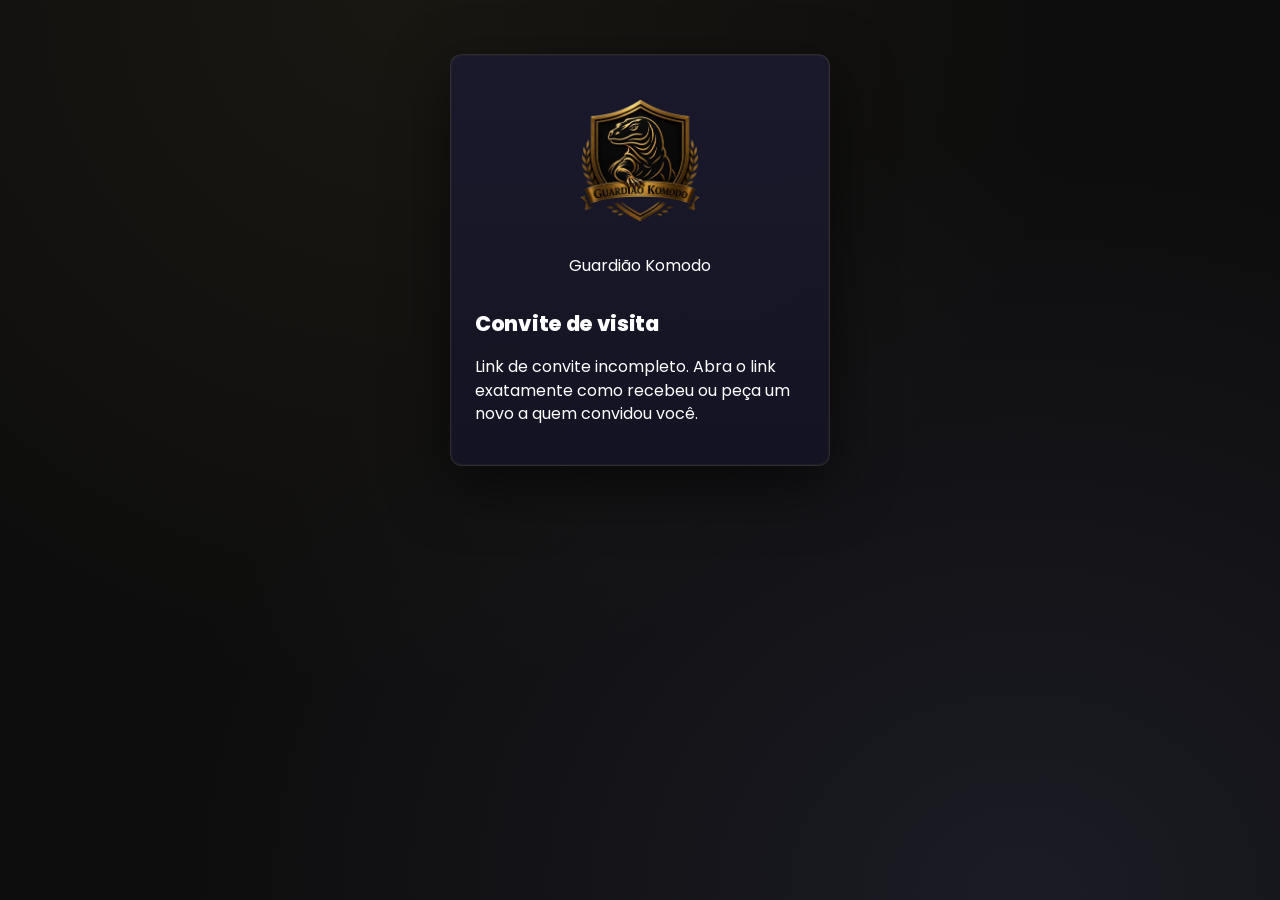
<file: convite.html>
<!DOCTYPE html>
<html lang="pt-BR">
<head>
  <meta charset="UTF-8"><meta name="viewport" content="width=device-width, initial-scale=1.0">
  <meta name="robots" content="noindex, nofollow">
  <title>Guardião Komodo - Convite de visita</title>
  <link rel="icon" href="/assets/favicon-64.png" type="image/png" sizes="64x64">
  <link rel="stylesheet" href="src/ui/styles/auth.css">
  <link rel="stylesheet" href="src/ui/styles/kac-theme.css">
  <link rel="stylesheet" href="src/ui/styles/kac-brand.css">
</head>
<body>
  <main class="auth-card inv-public" id="invMain" aria-labelledby="invTitle">
    <div class="auth-brand"><img src="assets/brand/guardiao-komodo-logo-256.webp" alt="" width="96" height="98"><p class="auth-brand-name">Guardião Komodo</p></div>
    <h1 id="invTitle" tabindex="-1">Convite de visita</h1>
    <p id="invStatus" class="inv-status" role="status" aria-live="polite">Carregando o convite...</p>
    <section id="invDetails" class="inv-details" hidden aria-label="Dados do convite">
      <dl class="inv-dl">
        <div id="invRowEmpresa"><dt>Local</dt><dd id="invEmpresa"></dd></div>
        <div id="invRowAnfitriao"><dt>Quem recebe</dt><dd id="invAnfitriao"></dd></div>
        <div id="invRowUnidade"><dt>Destino</dt><dd id="invUnidade"></dd></div>
        <div><dt>Quando</dt><dd id="invQuando"></dd></div>
      </dl>
    </section>
    <form id="invForm" class="inv-form" hidden novalidate aria-describedby="invFormHint">
      <p id="invFormHint" class="hint">Preencha para deixar a sua entrada pré-cadastrada. Não precisa criar conta.</p>
      <label for="invNome">Nome completo</label>
      <input type="text" id="invNome" name="nome" class="form-control" autocomplete="name" maxlength="120" required aria-required="true" aria-describedby="invNomeErr">
      <p id="invNomeErr" class="inv-err" role="alert"></p>
      <label for="invPlaca">Placa do veículo <span class="hint">(opcional)</span></label>
      <input type="text" id="invPlaca" name="placa" class="form-control" autocomplete="off" autocapitalize="characters" maxlength="10" placeholder="ABC1D23">
      <div class="inv-hp" aria-hidden="true"><label for="invSite">Não preencha</label><input type="text" id="invSite" name="website" tabindex="-1" autocomplete="off"></div>
      <div class="inv-lgpd">
        <p><strong>Privacidade:</strong> o local usa o seu nome e a placa (se informar) só para controlar o acesso nesta visita. Os dados ficam guardados pelo prazo do local (até 12 meses) e você pode pedir para ver, corrigir ou apagar. <a href="privacidade-visitante.html" target="_blank" rel="noopener">Ler o aviso de privacidade completo</a>.</p>
        <label class="inv-consent" for="invConsent"><input type="checkbox" id="invConsent" name="consentimento" required aria-required="true" aria-describedby="invConsentErr"> Li o aviso de privacidade e concordo com o uso dos meus dados para esta visita.</label>
        <p id="invConsentErr" class="inv-err" role="alert"></p>
      </div>
      <button type="submit" class="btn-gold inv-submit" id="invSubmit">Confirmar visita</button>
    </form>
    <section id="invDone" class="inv-done" hidden tabindex="-1" aria-labelledby="invDoneTitle">
      <h2 id="invDoneTitle">Visita confirmada</h2>
      <p id="invDoneText"></p>
      <p class="hint">Na chegada, informe o seu nome na portaria. Pode fechar esta página.</p>
    </section>
  </main>
  <script src="src/ui/convite-page.js"></script>
</body>
</html>
</file>
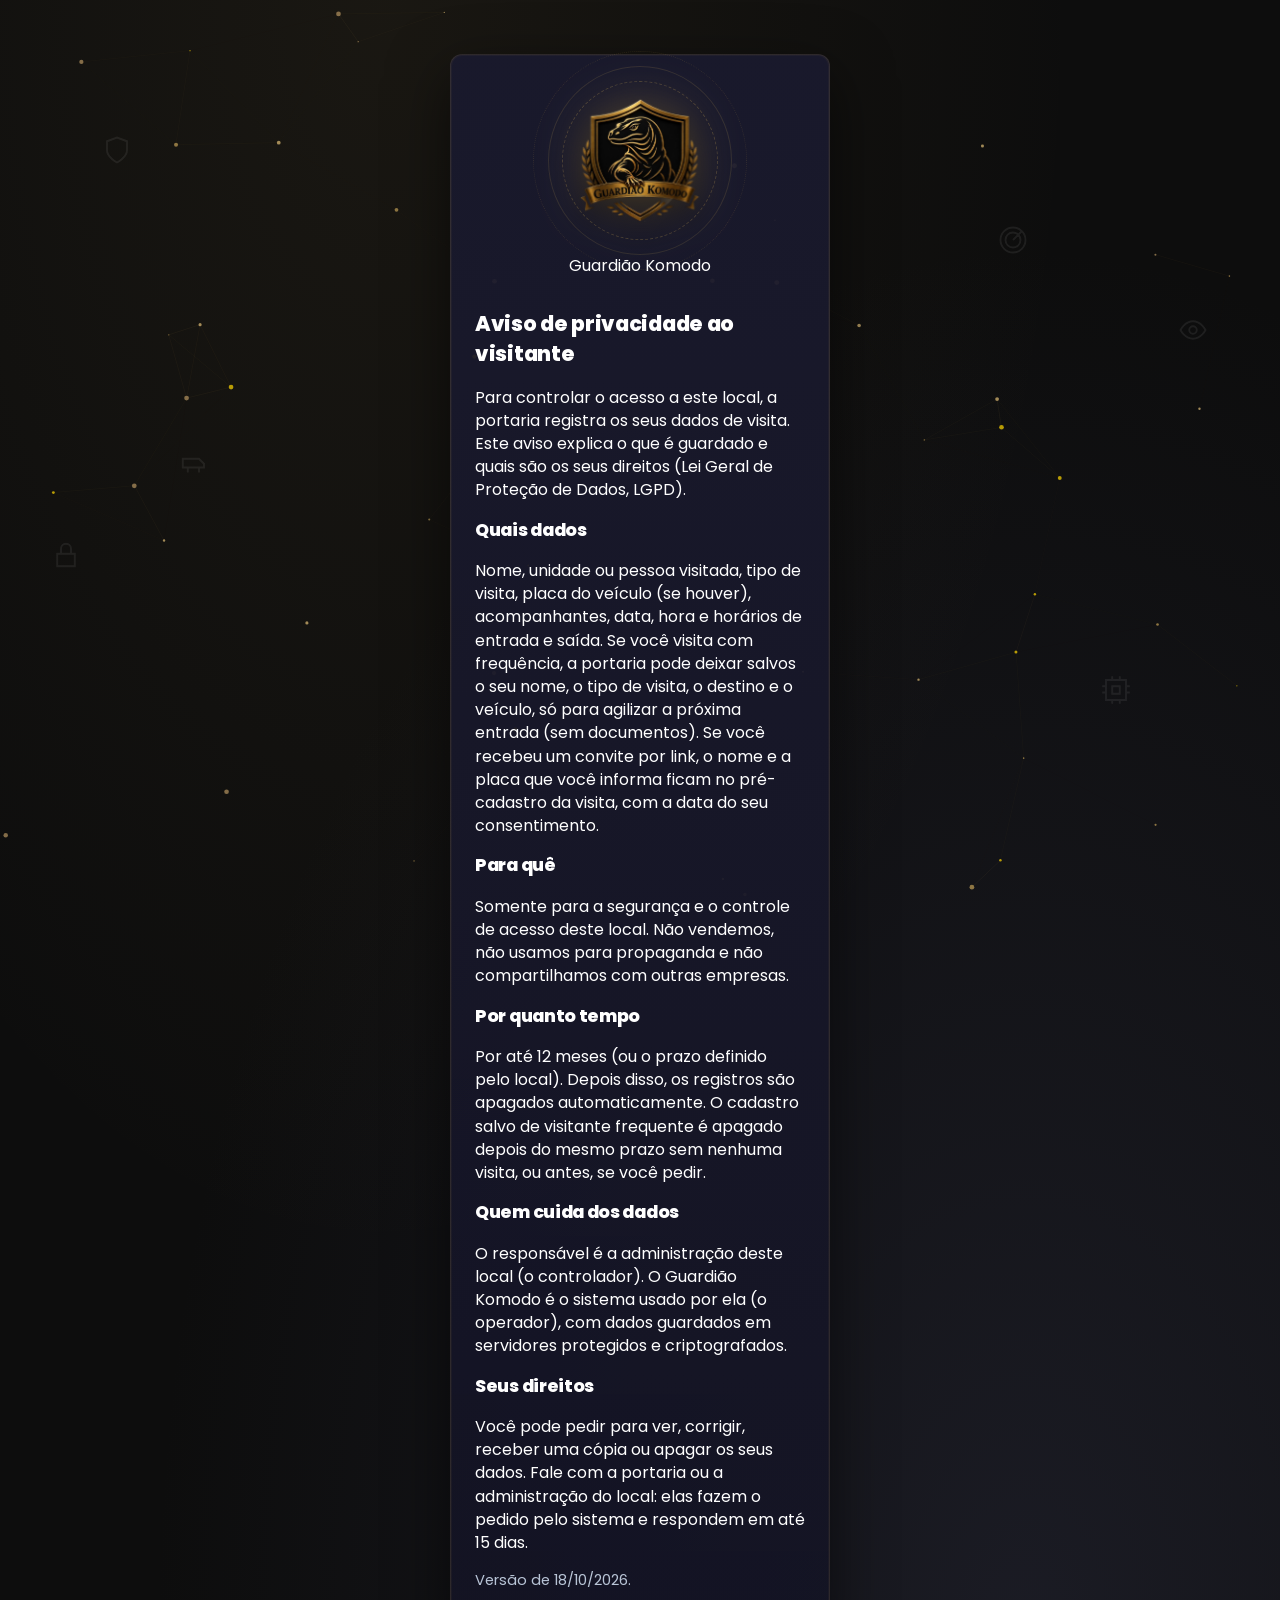
<file: privacidade-visitante.html>
<!DOCTYPE html>
<html lang="pt-BR">
<head>
  <meta charset="UTF-8"><meta name="viewport" content="width=device-width, initial-scale=1.0">
  <title>Guardião Komodo - Aviso de privacidade ao visitante</title>
  <link rel="icon" href="/assets/favicon-64.png" type="image/png" sizes="64x64">
  <link rel="stylesheet" href="src/ui/styles/auth.css">
    <link rel="stylesheet" href="src/ui/styles/kac-theme.css">
    <link rel="stylesheet" href="src/ui/styles/kac-brand.css">
</head>
<body>
  <main class="auth-card">
    <div class="auth-brand"><img src="assets/brand/guardiao-komodo-logo-256.webp" alt="" width="120" height="123"><p class="auth-brand-name">Guardião Komodo</p></div>
    <h1>Aviso de privacidade ao visitante</h1>
    <p>Para controlar o acesso a este local, a portaria registra os seus dados de visita. Este aviso explica o que é guardado e quais são os seus direitos (Lei Geral de Proteção de Dados, LGPD).</p>
    <h2>Quais dados</h2>
    <p>Nome, unidade ou pessoa visitada, tipo de visita, placa do veículo (se houver), acompanhantes, data, hora e horários de entrada e saída. Se você visita com frequência, a portaria pode deixar salvos o seu nome, o tipo de visita, o destino e o veículo, só para agilizar a próxima entrada (sem documentos). Se você recebeu um convite por link, o nome e a placa que você informa ficam no pré-cadastro da visita, com a data do seu consentimento.</p>
    <h2>Para quê</h2>
    <p>Somente para a segurança e o controle de acesso deste local. Não vendemos, não usamos para propaganda e não compartilhamos com outras empresas.</p>
    <h2>Por quanto tempo</h2>
    <p>Por até 12 meses (ou o prazo definido pelo local). Depois disso, os registros são apagados automaticamente. O cadastro salvo de visitante frequente é apagado depois do mesmo prazo sem nenhuma visita, ou antes, se você pedir.</p>
    <h2>Quem cuida dos dados</h2>
    <p>O responsável é a administração deste local (o controlador). O Guardião Komodo é o sistema usado por ela (o operador), com dados guardados em servidores protegidos e criptografados.</p>
    <h2>Seus direitos</h2>
    <p>Você pode pedir para ver, corrigir, receber uma cópia ou apagar os seus dados. Fale com a portaria ou a administração do local: elas fazem o pedido pelo sistema e respondem em até 15 dias.</p>
    <p class="hint">Versão de 18/10/2026.</p>
  </main>
  <script src="src/ui/KomodoBrand3D.js"></script>
</body>
</html>
</file>
<file: src/ui/styles/auth.css>
body{margin:0;min-height:100vh;display:grid;place-items:center;align-content:start;background:#0b1220;color:#e6edf6;font:16px/1.4 system-ui,sans-serif}
.auth-card{margin-top:clamp(16px,6vh,72px);width:min(92vw,380px);padding:24px;background:#131c2e;border-radius:12px;box-shadow:0 8px 30px #0008}
h1{font-size:1.3rem;margin:0 0 8px}h2{font-size:1.1rem}h2:focus{outline:none}
label{display:block;margin:10px 0 4px}input{width:100%;box-sizing:border-box;padding:10px;border-radius:8px;border:1px solid #33415c;background:#0b1220;color:inherit;font-size:16px}
button{display:block;width:100%;margin-top:12px;padding:11px;border:0;border-radius:8px;background:#1f66d6;color:#fff;font-size:1rem;cursor:pointer;min-height:44px}
button.sec{background:#26334d}button:focus-visible,input:focus-visible,a:focus-visible{outline:3px solid #ffd166;outline-offset:2px}
.auth-msg{min-height:1.2em;color:#9fd3a8}.auth-msg.bad{color:#ff8a8a}a{color:#8ab4ff}[hidden]{display:none!important}img{display:block;margin:8px auto;background:#fff}
select{width:100%;padding:10px;border-radius:8px;border:1px solid #33415c;background:#0b1220;color:inherit;font-size:16px;min-height:44px}
summary{cursor:pointer;margin-top:14px;min-height:44px;line-height:44px}summary:focus-visible,select:focus-visible{outline:3px solid #ffd166}
@media (prefers-reduced-motion:reduce){*{transition:none!important;animation:none!important}}
.alpr-card{width:min(94vw,520px)}.hint{color:#b8c4d6;font-size:.92rem}
.badge{display:inline-block;padding:3px 10px;border-radius:999px;font-weight:600;background:#26334d}.badge.suggest{background:#1f6f43}.badge.review{background:#8a5a00}.badge.discard{background:#7a2530}
.cands{padding-left:18px}.cands li{margin:4px 0}.row3{display:flex;gap:8px;flex-wrap:wrap}.row3 button{flex:1 1 30%}
input[type=range]{padding:0;min-height:44px}button:disabled{opacity:.5;cursor:not-allowed}
/* Onboarding (mobile-first) */
#secOnboard fieldset { border: 1px solid currentColor; border-radius: 8px; padding: .5rem .75rem; margin: .75rem 0; }
#secOnboard fieldset label { display: flex; align-items: center; gap: .5rem; min-height: 44px; }
.field-err { display: block; color: #ff6b6b; min-height: 1.1em; }
#secOnboard select, #secOnboard input:not([type=radio]) { width: 100%; min-height: 44px; }
#secLoading p { opacity: .8; }
/* MFA: chave de configuração legível e copiável no celular */
.mfa-secret { font-family: ui-monospace, Menlo, Consolas, monospace; letter-spacing: .08em; font-size: 1rem; min-height: 44px; }
.mfa-setup small { display: block; color: #b8c4d6; margin-top: 4px; }
.mfa-setup a { display: inline-block; min-height: 44px; line-height: 44px; }
/* UX item 9 — administração (mobile-first) */
.admin .adm-sub{margin:.2rem 0 1rem;color:#a8b3c7;font-size:.9rem}
.adm-tabs{display:flex;gap:.25rem;overflow-x:auto;border-bottom:1px solid #33415c;margin-bottom:1rem}
.adm-tabs [role=tab]{flex:0 0 auto;min-height:44px;width:auto;margin:0;background:transparent;color:#e6edf6;border:0;border-bottom:3px solid transparent;border-radius:0;padding:.5rem .75rem}
.adm-tabs [role=tab][aria-selected=true]{border-bottom-color:#8ab4ff;font-weight:700;color:#8ab4ff}
.adm-tabs [role=tab]:focus-visible{outline:3px solid #ffd166;outline-offset:-3px}
.adm-list{list-style:none;padding:0;margin:0 0 1rem}
.adm-item{display:flex;flex-wrap:wrap;gap:.5rem;justify-content:space-between;align-items:center;padding:.6rem 0;border-bottom:1px solid #26334d}
.adm-who{display:flex;flex-direction:column;min-width:0;word-break:break-word}
.adm-meta{font-size:.85rem;color:#a8b3c7}
.adm-act{display:flex;gap:.4rem;align-items:center}
.adm-act select{width:auto;min-height:44px;margin:0}
button.small{width:auto;min-height:44px;margin:0;padding:.4rem .8rem}
button.danger{background:#b91c1c;color:#fff}
.adm-empty{color:#a8b3c7;padding:.5rem 0}
.sr-only{position:absolute;width:1px;height:1px;padding:0;margin:-1px;overflow:hidden;clip:rect(0,0,0,0);border:0}
.field-err{color:#ff8a8a;display:block}
h3{font-size:1rem;margin:1rem 0 .4rem}

/* UX item 10 — avisos PWA */
.pwa-bar{position:fixed;left:.5rem;right:.5rem;top:.5rem;z-index:2147483000;display:flex;flex-wrap:wrap;gap:.5rem;align-items:center;justify-content:space-between;padding:.6rem .8rem;border-radius:10px;font-size:.95rem;box-shadow:0 4px 16px rgba(0,0,0,.35)}
.pwa-bar[hidden]{display:none}
.pwa-offline{background:#7c2d12;color:#fff}
.pwa-update{background:#0f172a;color:#fff;top:auto;bottom:5rem}
.pwa-bar button{min-height:44px;width:auto;margin:0;padding:.4rem .9rem;border-radius:8px;border:0;background:#f2d28a;color:#111;font-weight:700;cursor:pointer}
.pwa-bar button.sec{background:transparent;color:#fff;border:1px solid #fff}
.pwa-bar button:focus-visible{outline:3px solid #fff;outline-offset:2px}
select{width:100%;box-sizing:border-box;padding:10px;border-radius:8px;border:1px solid #33415c;background:#0b1220;color:inherit;font-size:16px;min-height:44px}
.admin{width:100%}
</file>
<file: src/ui/styles/kac-theme.css>
/* KAC Visual Identity v1 — proposta (work/visual-identity). Carregado por último em todas as páginas.
   Uma só paleta, uma só escala de tipo e espaçamento. Não altera lógica. */
:root{
  --kac-bg:#0f1115; --kac-surface:#181b21; --kac-surface-2:#22262e; --kac-border:#343a46;
  --kac-text:#f3f4f6; --kac-muted:#a7adb8;
  --kac-primary:#d4b26a; --kac-primary-hover:#e2c385; --kac-on-primary:#141414;
  --kac-success:#34d399; --kac-danger:#f87171; --kac-warning:#fbbf24; --kac-info:#7cb4ff; --kac-focus:#ffd166;
  --kac-font:system-ui,-apple-system,'Segoe UI',Roboto,Arial,sans-serif;
  --kac-fs-xs:.8125rem; --kac-fs-sm:.875rem; --kac-fs-md:1rem; --kac-fs-lg:1.25rem; --kac-fs-xl:1.5rem;
  --kac-sp-1:4px; --kac-sp-2:8px; --kac-sp-3:12px; --kac-sp-4:16px; --kac-sp-6:24px; --kac-sp-8:32px;
  --kac-r-sm:8px; --kac-r-md:12px; --kac-r-lg:16px; --kac-tap:48px;
  /* mapeia os tokens antigos para os novos */
  --gold:var(--kac-primary); --gold-hover:var(--kac-primary-hover); --gold-dark:#b8964f; --dark:var(--kac-bg);
  --dark-card:var(--kac-surface); --text:var(--kac-text); --text-muted:var(--kac-muted);
  --glass-border:var(--kac-border); --danger:var(--kac-danger); --success:var(--kac-success); --info:var(--kac-info); --radius:var(--kac-r-md);
  --komodo-color-primary:var(--kac-primary); --komodo-color-bg:var(--kac-bg); --komodo-color-surface:var(--kac-surface);
  --komodo-text-main:var(--kac-text); --komodo-text-muted:var(--kac-muted);
  color-scheme:dark;
}
html body{background:var(--kac-bg);color:var(--kac-text);font-family:var(--kac-font);font-size:var(--kac-fs-md);line-height:1.45}
*{font-family:var(--kac-font)}
/* Fundo calmo: sem radar/partículas (foco e bateria do tablet) */
html body #particles-canvas,html body .bg-radar-container,html body .hero-overlay{display:none!important}
/* Logo: marca + nome, sem pulsar */
html body .logo-img{animation:none!important;filter:none!important}
/* Títulos: sentence case, sem caixa alta espaçada */
html body .header-title,html body .login-title,html body .month-title,html body .modal-title,html body .modal-title-text,html body .quick-add-title{letter-spacing:0!important;text-transform:none!important}
html body .header-title,html body .login-title{color:var(--kac-text);font-size:var(--kac-fs-lg);font-weight:700}
html body .login-subtitle{text-transform:none;letter-spacing:0;font-size:var(--kac-fs-sm);color:var(--kac-muted);font-weight:500}
html body .month-title{font-size:var(--kac-fs-xl);font-weight:700;color:var(--kac-text)}
html body .form-group label,html body label{text-transform:none!important;letter-spacing:0!important;font-size:var(--kac-fs-sm);color:var(--kac-text);font-weight:600}
/* Botões: 3 variantes, 48px, sentence case */
html body .btn-gold,html body button.primary,html body .bn-primary{background:var(--kac-primary)!important;color:var(--kac-on-primary)!important;border:0;border-radius:var(--kac-r-sm);
  min-height:var(--kac-tap);font-size:var(--kac-fs-md);font-weight:700;text-transform:none!important;letter-spacing:0!important;box-shadow:none!important;transform:none!important}
html body .btn-gold:hover{background:var(--kac-primary-hover)!important}
html body .btn-outline,html body .btn-cancel,html body .tab{background:transparent;color:var(--kac-text);border:1px solid var(--kac-border);border-radius:var(--kac-r-sm);
  min-height:44px;text-transform:none!important;letter-spacing:0!important;font-weight:600;box-shadow:none}
html body .tab.active,html body .tab[aria-selected=true]{background:var(--kac-primary);color:var(--kac-on-primary);border-color:var(--kac-primary)}
html body :focus-visible{outline:3px solid var(--kac-focus)!important;outline-offset:2px}
/* Campos */
html body input,html body select,html body textarea,html body .form-control,html body .search-bar,html body .quick-input{background:var(--kac-bg);color:var(--kac-text);
  border:1px solid var(--kac-border);border-radius:var(--kac-r-sm);font-size:var(--kac-fs-md);min-height:var(--kac-tap)}
html body input::placeholder,html body textarea::placeholder{color:#7d8492}
/* Superfícies */
html body .login-card,html body .auth-card,html body .modal-content,html body .quick-add-module,html body header{background:var(--kac-surface)!important;backdrop-filter:none!important;
  border:1px solid var(--kac-border)!important;box-shadow:0 8px 24px rgba(0,0,0,.35)!important}
html body .login-card::before{display:none}
html body .quick-add-module{border-style:solid!important;border-radius:var(--kac-r-lg)}
/* Mensagens de estado */
html body .error-msg,html body .auth-msg.bad,html body .field-err{color:var(--kac-danger);text-transform:none;letter-spacing:0;font-size:var(--kac-fs-sm);font-weight:600}
html body .auth-msg{color:var(--kac-success)}
html body .api-status{font-size:var(--kac-fs-xs);text-transform:none;letter-spacing:0}
/* Barra inferior */
html body .bottom-nav{background:var(--kac-surface);border-top:1px solid var(--kac-border)}
html body .bottom-nav button,html body .bottom-nav summary{color:var(--kac-muted);font-size:var(--kac-fs-xs);font-weight:600}
html body .bottom-nav [aria-current=page],html body .bottom-nav button:first-child{color:var(--kac-primary)}
html body .kac-ico{width:22px;height:22px;display:block;margin:0 auto 2px;stroke:currentColor;fill:none;stroke-width:2;stroke-linecap:round;stroke-linejoin:round}
html body .btn-icon .kac-ico{margin:0}
/* auth.html: mesma identidade (era azul) */
html body button{border-radius:var(--kac-r-sm)}
html body .auth-card button{background:var(--kac-primary);color:var(--kac-on-primary);font-weight:700;min-height:var(--kac-tap)}
html body .auth-card button.sec,html body .adm-tabs [role=tab]{background:transparent;color:var(--kac-text);border:1px solid var(--kac-border)}
html body .adm-tabs [role=tab]{border:0;border-bottom:3px solid transparent}
html body .adm-tabs [role=tab][aria-selected=true]{color:var(--kac-primary);border-bottom-color:var(--kac-primary)}
html body .auth-card button.danger{background:transparent;color:var(--kac-danger);border:1px solid var(--kac-danger)}
html body a{color:var(--kac-primary)}
html body .auth-brand{display:flex;align-items:center;gap:var(--kac-sp-3);margin-bottom:var(--kac-sp-4)}
html body .auth-brand img{width:40px;height:40px;background:none;margin:0}
/* Onboarding: rádios como cartões tocáveis (antes: bolinha solta à esquerda) */
html body #secOnboard fieldset{border:1px solid var(--kac-border);border-radius:var(--kac-r-md);display:grid;grid-template-columns:1fr 1fr;gap:var(--kac-sp-2);padding:var(--kac-sp-3)}
html body #secOnboard fieldset legend{padding:0 var(--kac-sp-1);font-weight:600}
html body #secOnboard fieldset label{border:1px solid var(--kac-border);border-radius:var(--kac-r-sm);padding:0 var(--kac-sp-3);margin:0;justify-content:flex-start;cursor:pointer}
html body #secOnboard fieldset label:has(input:checked){border-color:var(--kac-primary);background:rgba(212,178,106,.12)}
html body #secOnboard input[type=radio]{width:20px;min-height:20px;height:20px;accent-color:var(--kac-primary);margin:0}
html body .pwa-offline{background:#3b2a0a;color:var(--kac-text);border:1px solid var(--kac-warning)}
@media (prefers-reduced-motion:reduce){*{animation:none!important;transition:none!important}}
/* Mostrar/ocultar senha (PasswordToggle.js): olho dentro do campo, alvo 44 px */
html body .pw-wrap,html body .pw-row{position:relative;display:block}
html body .pw-wrap input,html body .pw-row input{width:100%;box-sizing:border-box;padding-right:52px}
html body .pw-eye,html body .auth-card button.pw-eye,html body .pw-row .btn-pw.pw-eye{position:absolute;right:2px;top:50%;transform:translateY(-50%);width:44px;min-width:44px;height:44px;min-height:44px;margin:0;padding:0;display:inline-flex;align-items:center;justify-content:center;background:transparent;border:0;border-radius:var(--kac-r-sm);color:var(--kac-muted);cursor:pointer;box-shadow:none}
html body .pw-eye:hover,html body .pw-eye[aria-pressed=true]{color:var(--kac-primary)}
html body .pw-eye:focus-visible{outline:3px solid var(--kac-focus);outline-offset:-3px}
html body .pw-eye .pw-ico{fill:none;stroke:currentColor;stroke-width:2;stroke-linecap:round;stroke-linejoin:round}
html body .pw-eye .pw-ico-hide,html body .pw-eye[aria-pressed=true] .pw-ico-show{display:none}
html body .pw-eye[aria-pressed=true] .pw-ico-hide{display:block}
@media (forced-colors:active){html body .pw-eye{border:1px solid ButtonText}}
html body .auth-card button.linkish{background:transparent!important;color:var(--kac-primary)!important;border:0;text-decoration:underline;font-weight:600;box-shadow:none}
html body .auth-card button.linkish:hover{color:var(--kac-primary-hover)!important;transform:none!important}
/* Visitantes salvos (Onda 1 item 1): sugestão de nome + tela de gestão. Mobile-first, alvos ≥ 48px, foco visível. */
html body .sv-anchor{position:relative}
html body .sv-list{display:none;position:absolute;left:0;right:0;top:100%;z-index:1000;margin-top:4px;background:var(--kac-surface);border:1px solid var(--kac-primary);border-radius:var(--kac-r-md);max-height:min(50vh,360px);overflow:auto;box-shadow:0 12px 32px rgba(0,0,0,.55)}
html body .sv-list.sv-open{display:block}
html body .sv-opt{min-height:var(--kac-tap);padding:10px 14px;cursor:pointer}
html body .sv-opt.sv-active,html body .sv-opt:hover{background:var(--kac-surface-2);box-shadow:inset 3px 0 0 var(--kac-primary)}
html body .sv-opt .auto-name{font-size:var(--kac-fs-md)}
html body .sv-opt .auto-doc,html body .sv-row .auto-doc{font-size:var(--kac-fs-sm);color:var(--kac-muted)}
html body .sv-empty{color:var(--kac-muted);font-size:var(--kac-fs-sm);cursor:default}
html body .sv-sr{position:absolute;width:1px;height:1px;overflow:hidden;clip:rect(0 0 0 0);white-space:nowrap}
html body .sv-remember{display:flex;align-items:center;gap:var(--kac-sp-3);min-height:var(--kac-tap);font-weight:500!important;cursor:pointer}
html body .sv-remember input{width:22px;height:22px;accent-color:var(--kac-primary);flex:0 0 auto}
html body .sv-note{margin:6px 0 0;font-size:var(--kac-fs-sm);color:var(--kac-muted)}
html body .sv-dialog{margin:auto;inset:0;width:min(560px,calc(100vw - 16px));max-height:calc(100dvh - 16px);padding:0;border:1px solid var(--kac-border);border-radius:var(--kac-r-lg);background:var(--kac-bg);color:var(--kac-text)}
html body .sv-dialog::backdrop{background:rgba(0,0,0,.65)}
html body .sv-head{display:flex;align-items:center;justify-content:space-between;gap:var(--kac-sp-2);padding:var(--kac-sp-3) var(--kac-sp-4);border-bottom:1px solid var(--kac-border);position:sticky;top:0;background:var(--kac-bg);z-index:1}
html body .sv-title{margin:0;font-size:var(--kac-fs-lg)}
html body .sv-close{min-width:var(--kac-tap);min-height:var(--kac-tap);font-size:28px;line-height:1;background:transparent;color:var(--kac-text);border:0}
html body .sv-body{padding:var(--kac-sp-4);display:flex;flex-direction:column;gap:var(--kac-sp-2)}
html body .sv-hint{margin:0;color:var(--kac-muted);font-size:var(--kac-fs-sm)}
html body .sv-status{margin:0;color:var(--kac-muted);font-size:var(--kac-fs-sm);min-height:1.2em}
html body .sv-rows{list-style:none;margin:0;padding:0;display:flex;flex-direction:column;gap:var(--kac-sp-2)}
html body .sv-row{background:var(--kac-surface);border:1px solid var(--kac-border);border-radius:var(--kac-r-md);padding:var(--kac-sp-3);display:flex;flex-direction:column;gap:var(--kac-sp-2)}
html body .sv-info{display:flex;flex-direction:column;gap:2px;min-width:0;overflow-wrap:anywhere}
html body .sv-obs{font-size:var(--kac-fs-sm);color:var(--kac-text)}
html body .sv-actions{display:flex;gap:var(--kac-sp-2);justify-content:flex-end}
html body .sv-btn{min-height:var(--kac-tap);padding:0 var(--kac-sp-4);flex:0 0 auto}
html body .sv-form{display:flex;flex-direction:column;gap:var(--kac-sp-1)}
html body .sv-form .form-control{width:100%;box-sizing:border-box}
html body .sv-err{margin:0;color:var(--kac-danger);font-size:var(--kac-fs-sm);min-height:1.2em}
@media (min-width:600px){html body .sv-row{flex-direction:row;align-items:center;justify-content:space-between}}
/* Sugestão do agendamento rápido: largura do campo (o CSS antigo deslocava 155px à esquerda) */
html body #quickDropdown.autocomplete-dropdown{left:0;right:0;max-height:min(50vh,360px);overflow:auto;border-radius:var(--kac-r-md)}
/* No celular o acesso fica no menu "Mais" (como Painel e PDF) */
@media (max-width:768px){html body .calendar-nav #btnSavedVisitors{display:none}}
/* Convites de visita (Onda 1, item 2) */
@media (max-width:768px){html body .calendar-nav #btnInvites{display:none}}
html body .inv-row{display:flex;gap:var(--kac-sp-2);align-items:flex-end}
html body .inv-row .inv-field{flex:1 1 auto;min-width:0}
html body .inv-field{display:flex;flex-direction:column;gap:var(--kac-sp-1)}
html body .inv-field .form-control{width:100%;box-sizing:border-box;min-height:var(--kac-tap)}
html body .inv-hr{border:0;border-top:1px solid var(--kac-border);margin:var(--kac-sp-2) 0;width:100%}
html body .inv-new{align-self:flex-start}
html body .inv-sub{margin:var(--kac-sp-2) 0 0;font-size:var(--kac-fs-md)}
html body .inv-share{background:var(--kac-surface);border:1px solid var(--kac-primary);border-radius:var(--kac-r-md);padding:var(--kac-sp-3);display:flex;flex-direction:column;gap:var(--kac-sp-2)}
html body .inv-share:focus{outline:2px solid var(--kac-primary);outline-offset:2px}
html body .inv-link{width:100%;box-sizing:border-box;font-size:var(--kac-fs-sm)}
html body .inv-codeline{margin:0;display:flex;flex-wrap:wrap;align-items:baseline;gap:var(--kac-sp-2)}
html body .inv-code{font-size:1.6rem;letter-spacing:.12em;font-family:ui-monospace,Menlo,Consolas,monospace;color:var(--kac-primary)}
html body .inv-share-actions{flex-wrap:wrap;justify-content:flex-start}
html body .inv-badge{display:inline-block;align-self:flex-start;font-size:var(--kac-fs-sm);padding:2px 10px;border-radius:999px;border:1px solid var(--kac-border);color:var(--kac-text)}
html body .inv-active{border-color:var(--kac-primary);color:var(--kac-primary)}
html body .inv-revoked,html body .inv-expired,html body .inv-used_up{color:var(--kac-muted)}
html body .inv-regs{list-style:none;margin:var(--kac-sp-1) 0 0;padding:0;display:flex;flex-direction:column;gap:var(--kac-sp-1)}
html body .inv-reg{display:flex;flex-wrap:wrap;align-items:center;gap:var(--kac-sp-2)}
html body .inv-reg-name{font-weight:600;overflow-wrap:anywhere}
html body .inv-lookres:empty{display:none}
html body .inv-times .inv-field{flex:1 1 0}
/* Página pública */
html body .inv-public{max-width:520px}
html body .inv-status{min-height:1.2em}
html body .inv-dl{margin:0;display:flex;flex-direction:column;gap:var(--kac-sp-2)}
html body .inv-dl dt{font-size:var(--kac-fs-sm);color:var(--kac-muted)}
html body .inv-dl dd{margin:0;font-weight:600;overflow-wrap:anywhere}
html body .inv-form{display:flex;flex-direction:column;gap:var(--kac-sp-2);margin-top:var(--kac-sp-3)}
html body .inv-form .form-control{width:100%;box-sizing:border-box;min-height:var(--kac-tap);font-size:16px}
html body .inv-err{margin:0;color:var(--kac-danger);font-size:var(--kac-fs-sm);min-height:1.2em}
html body .inv-err:empty{min-height:0}
html body .inv-hp{position:absolute;left:-10000px;width:1px;height:1px;overflow:hidden}
html body .inv-lgpd{background:var(--kac-surface);border:1px solid var(--kac-border);border-radius:var(--kac-r-md);padding:var(--kac-sp-3);font-size:var(--kac-fs-sm)}
html body .inv-lgpd p{margin:0 0 var(--kac-sp-2)}
html body .inv-consent{display:flex;align-items:flex-start;gap:var(--kac-sp-3);min-height:var(--kac-tap);cursor:pointer;font-weight:500}
html body .inv-consent input{width:22px;height:22px;margin-top:2px;accent-color:var(--kac-primary);flex:0 0 auto}
html body .inv-submit{min-height:var(--kac-tap);width:100%}
html body .inv-done{margin-top:var(--kac-sp-3)}
html body .inv-done:focus{outline:none}
html body .inv-dialog [hidden],html body .inv-public [hidden]{display:none!important}
/* Avisos de chegada (Onda 1, item 3) */
@media (max-width:768px){html body .calendar-nav #btnAlerts{display:none}}
html body .al-row{background:var(--kac-surface);border:1px solid var(--kac-border);border-radius:var(--kac-r-md);padding:var(--kac-sp-3)}
html body .al-switch{display:flex;align-items:flex-start;gap:var(--kac-sp-3);min-height:var(--kac-tap);cursor:pointer}
html body .al-switch input{appearance:none;-webkit-appearance:none;flex:0 0 auto;width:52px;height:30px;min-width:52px;max-width:52px;min-height:30px;max-height:30px;padding:0;box-sizing:border-box;font-size:0;border-radius:999px;background:var(--kac-surface-2);border:1px solid var(--kac-border);position:relative;margin:2px 0 0;cursor:pointer;transition:background .15s}
html body .al-switch input::after{content:"";position:absolute;top:3px;left:3px;width:22px;height:22px;border-radius:50%;background:var(--kac-muted);transition:transform .15s,background .15s}
html body .al-switch input:checked{background:var(--kac-primary);border-color:var(--kac-primary)}
html body .al-switch input:checked::after{transform:translateX(22px);background:#111}
html body .al-switch input:focus-visible{outline:2px solid var(--kac-primary);outline-offset:3px}
html body .al-switch input:disabled{opacity:.5;cursor:not-allowed}
html body .al-label{display:flex;flex-direction:column;gap:2px;min-width:0}
html body .al-note{margin:0;padding:var(--kac-sp-3);border-left:3px solid var(--kac-primary);background:var(--kac-surface);font-size:var(--kac-fs-sm)}
html body .al-test{align-self:flex-start}
</file>
<file: src/ui/styles/kac-brand.css>
/* KAC Visual Identity v2 — identidade do site guardiao-komodo-web aplicada ao sistema.
   Paleta: ouro #c2a057 / #dfbe76 / #b59461 · preto #0d0d0d · azul-noite #1a1a2e / #141424 / #34364f · fonte Poppins (auto-hospedada).
   Efeitos da marca: emblema 3D (perspectiva + inclinação com o dedo/mouse/giroscópio), brilho dourado pulsando,
   anéis girando, reflexo metálico, partículas douradas (só na entrada) e ícones flutuantes. Tudo desliga com "reduzir movimento". */
/* Achado 9 (CLS): fallback com métricas da Poppins, para a troca de fonte não mover o layout. */
@font-face{font-family:'Poppins Fallback';src:local('Arial'),local('Liberation Sans'),local('Helvetica');size-adjust:112.16%;ascent-override:93.62%;descent-override:31.21%;line-gap-override:8.92%}
@font-face{font-family:'Poppins';font-style:normal;font-weight:400;font-display:swap;src:url(/assets/fonts/poppins-400-latin.woff2) format('woff2')}
@font-face{font-family:'Poppins';font-style:normal;font-weight:600;font-display:swap;src:url(/assets/fonts/poppins-600-latin.woff2) format('woff2')}
@font-face{font-family:'Poppins';font-style:normal;font-weight:700;font-display:swap;src:url(/assets/fonts/poppins-700-latin.woff2) format('woff2')}
@font-face{font-family:'Poppins';font-style:normal;font-weight:800;font-display:swap;src:url(/assets/fonts/poppins-800-latin.woff2) format('woff2')}
:root{
  --kac-bg:#0d0d0d; --kac-surface:#141424; --kac-surface-2:#1a1a2e; --kac-border:#34364f;
  --kac-text:#ffffff; --kac-muted:#a0a0a0;
  --kac-primary:#c2a057; --kac-primary-hover:#dfbe76; --kac-primary-dark:#b59461; --kac-on-primary:#0d0d0d;
  --kac-gold-grad:linear-gradient(135deg,#c2a057,#b59461); --kac-glass:rgba(194,160,87,.15);
  --kac-font:'Poppins','Poppins Fallback',system-ui,-apple-system,'Segoe UI',Roboto,Arial,sans-serif;
  --gold-dark:#b59461; --glass-border:var(--kac-glass);
}
html body{background:radial-gradient(ellipse at 30% 0%,rgba(194,160,87,.07),transparent 55%),radial-gradient(ellipse at 80% 100%,rgba(52,54,79,.35),transparent 60%),#0d0d0d fixed;letter-spacing:0}
html body h1,html body h2,html body .header-title,html body .login-title,html body .month-title{font-weight:800;letter-spacing:-.3px}
html body .login-title,html body .auth-brand h1{background:linear-gradient(180deg,#f3dfa8,#c2a057 60%,#9c7b3e);-webkit-background-clip:text;background-clip:text;color:transparent}
/* Botão dourado do site (gradiente + reflexo que atravessa) */
html body .btn-gold,html body button.primary,html body .bn-primary,html body .auth-card button:not(.sec):not(.danger):not([role=tab]):not(.pw-eye):not(.linkish){
  background:var(--kac-gold-grad)!important;color:var(--kac-on-primary)!important;position:relative;overflow:hidden;
  transition:transform .4s cubic-bezier(.16,1,.3,1),box-shadow .4s cubic-bezier(.16,1,.3,1)!important}
html body .btn-gold::after,html body .auth-card button:not(.sec):not(.danger):not([role=tab]):not(.pw-eye):not(.linkish)::after{content:'';position:absolute;inset:0;left:-100%;
  background:linear-gradient(90deg,transparent,rgba(255,255,255,.3),transparent);transition:left .6s;pointer-events:none}
html body .btn-gold:hover,html body .auth-card button:not(.sec):not(.danger):not([role=tab]):not(.pw-eye):not(.linkish):hover{transform:translateY(-2px)!important;box-shadow:0 12px 40px rgba(194,160,87,.35)!important}
html body .btn-gold:hover::after,html body .auth-card button:not(.sec):not(.danger):not([role=tab]):not(.pw-eye):not(.linkish):hover::after{left:100%}
html body .btn-outline:hover,html body .auth-card button.sec:hover{border-color:var(--kac-primary);color:var(--kac-primary-hover)}
/* Cartões de vidro com borda dourada */
html body .login-card,html body .auth-card,html body .modal-content,html body .quick-add-module{background:linear-gradient(180deg,rgba(26,26,46,.92),rgba(20,20,36,.96))!important;
  border:1px solid var(--kac-glass)!important;box-shadow:0 20px 60px rgba(0,0,0,.55),0 0 0 1px rgba(194,160,87,.05) inset!important}
html body header{background:rgba(13,13,13,.88)!important;border:0!important;border-bottom:1px solid rgba(194,160,87,.18)!important;box-shadow:0 4px 30px rgba(0,0,0,.5)!important}
html body .bottom-nav{background:rgba(13,13,13,.94);border-top:1px solid rgba(194,160,87,.18)}
html body input:focus,html body select:focus,html body textarea:focus{border-color:var(--kac-primary)!important;box-shadow:0 0 0 3px rgba(194,160,87,.18)}
html body .visit-card,html body .day-cell,html body .card{border-color:var(--kac-glass)}
/* ===== Emblema 3D ===== */
.gk-emblem{position:relative;display:inline-grid;place-items:center;perspective:700px;-webkit-tap-highlight-color:transparent}
.gk-emblem .gk-tilt{position:relative;transform-style:preserve-3d;transition:transform .25s cubic-bezier(.16,1,.3,1);will-change:transform;
  transform:rotateX(var(--gk-rx,0deg)) rotateY(var(--gk-ry,0deg))}
html body .gk-emblem img.logo-img,.gk-emblem img{display:block;transform:translateZ(30px);animation:gkPulse 4s ease-in-out infinite!important;
  filter:drop-shadow(0 0 22px rgba(194,160,87,.35)) drop-shadow(0 10px 14px rgba(0,0,0,.6))!important;object-fit:contain;background:none}
.gk-emblem .gk-shine{position:absolute;inset:6% 12%;transform:translateZ(31px);pointer-events:none;border-radius:40% 40% 50% 50%;mix-blend-mode:overlay;
  background:linear-gradient(105deg,transparent 35%,rgba(255,240,200,.55) 48%,transparent 60%) no-repeat;background-size:250% 100%;animation:gkShine 6s ease-in-out infinite}
.gk-emblem .gk-ring{position:absolute;border-radius:50%;pointer-events:none;border:1px solid rgba(194,160,87,.2);transform:translateZ(0)}
.gk-emblem .gk-r1{width:128%;height:128%;border-style:dashed;border-color:rgba(194,160,87,.28);animation:gkRing 25s linear infinite}
.gk-emblem .gk-r2{width:152%;height:152%;border-color:rgba(194,160,87,.16);animation:gkRing 35s linear infinite reverse}
.gk-emblem .gk-r3{width:176%;height:176%;border-style:dotted;border-color:rgba(194,160,87,.14);animation:gkRing 50s linear infinite}
.gk-emblem.gk-sm .gk-r2,.gk-emblem.gk-sm .gk-r3{display:none}
.gk-emblem.gk-sm .gk-r1{width:118%;height:118%}
@keyframes gkPulse{0%,100%{filter:drop-shadow(0 0 22px rgba(194,160,87,.3)) drop-shadow(0 10px 14px rgba(0,0,0,.6))}50%{filter:drop-shadow(0 0 40px rgba(194,160,87,.55)) drop-shadow(0 10px 14px rgba(0,0,0,.6))}}
@keyframes gkRing{to{transform:rotate(360deg)}}
@keyframes gkShine{0%,55%{background-position:150% 0}85%,100%{background-position:-60% 0}}
/* tamanhos */
html body .login-card .gk-emblem{margin:18px auto 14px}
html body .login-card .gk-emblem img{width:150px;height:auto;max-width:none}
html body .auth-brand{flex-direction:column;text-align:center;gap:10px;min-height:197px;justify-content:flex-end}
/* Achado 9 (CLS): logo já ocupa o tamanho final antes do JS embrulhar no emblema; cartão ancorado no topo (não recentraliza quando a seção muda). */
html body .auth-brand > img{width:120px;height:auto;margin:20px auto 6px}
html body .auth-brand .gk-emblem{margin:20px auto 6px}
html body .auth-brand .gk-emblem img{width:120px;height:auto}
html body header .gk-emblem img.logo-img{width:46px;height:auto;filter:drop-shadow(0 2px 8px rgba(194,160,87,.4))!important}
/* partículas da entrada e ícones flutuantes */
#gkParticles{position:fixed;inset:0;width:100%;height:100%;z-index:0;pointer-events:none}
.gk-float{position:fixed;inset:0;z-index:0;pointer-events:none;overflow:hidden}
.gk-float svg{position:absolute;width:30px;height:30px;stroke:#fff;fill:none;stroke-width:1.5;opacity:.07;animation:gkFloat 9s ease-in-out infinite}
@keyframes gkFloat{0%,100%{transform:translateY(0) rotate(0)}50%{transform:translateY(-30px) rotate(8deg)}}
html body .login-wrapper,html body main.auth-card{position:relative;z-index:1}
html body.gk-paused *{animation-play-state:paused!important}
@media (prefers-reduced-motion:reduce){
  .gk-emblem .gk-tilt{transform:none!important;transition:none!important}
  .gk-emblem img,.gk-emblem .gk-ring,.gk-emblem .gk-shine,.gk-float svg{animation:none!important}
  .gk-emblem .gk-shine,#gkParticles,.gk-float{display:none!important}
  html body .btn-gold::after{display:none}
}
/* v3: admin a 390px — cartão nunca passa da tela; as 4 abas cabem (rolagem horizontal só como reserva) */
html body main.auth-card{box-sizing:border-box;max-width:100%;min-width:0}
html body main.auth-card *{min-width:0}
html body .adm-tabs{max-width:100%;overflow-x:auto;gap:0}
html body .adm-tabs [role=tab]{flex:1 1 auto;padding:.5rem .35rem;font-size:.9375rem;white-space:nowrap;min-height:48px}
</file>
